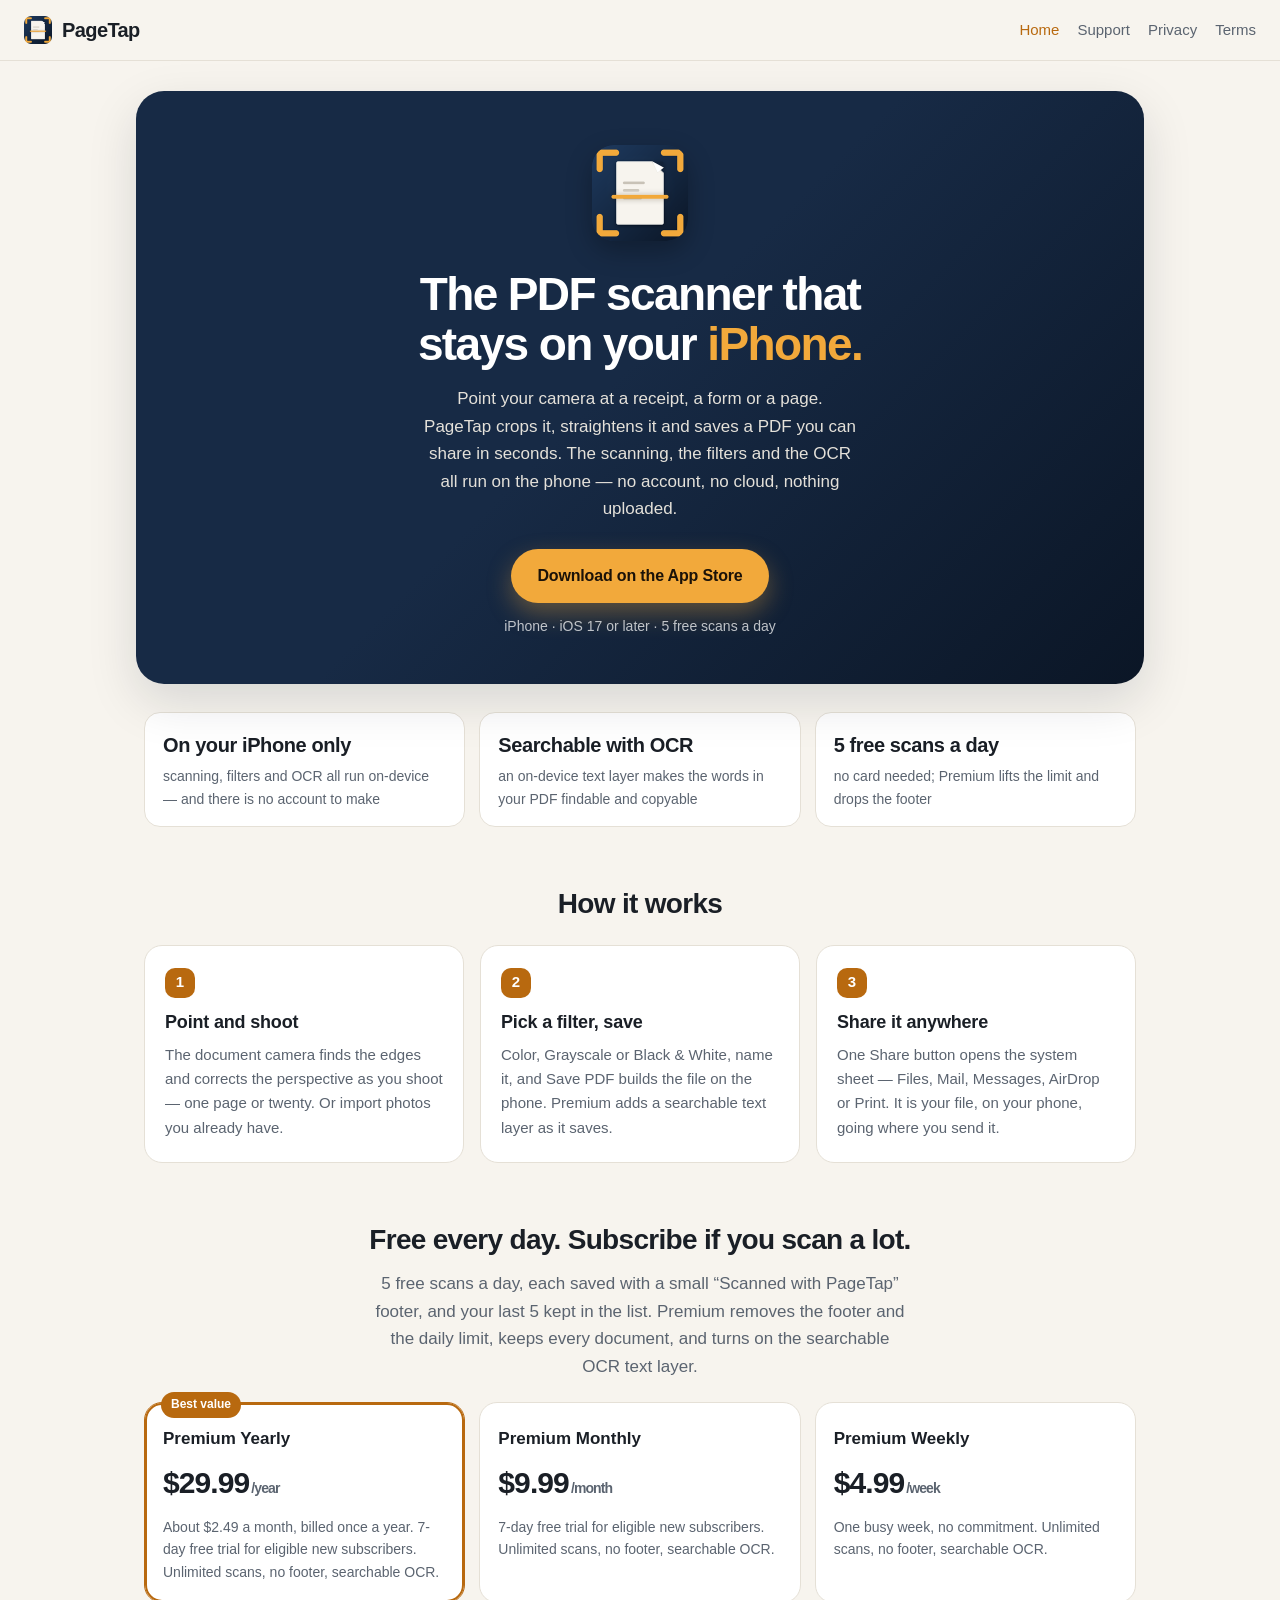
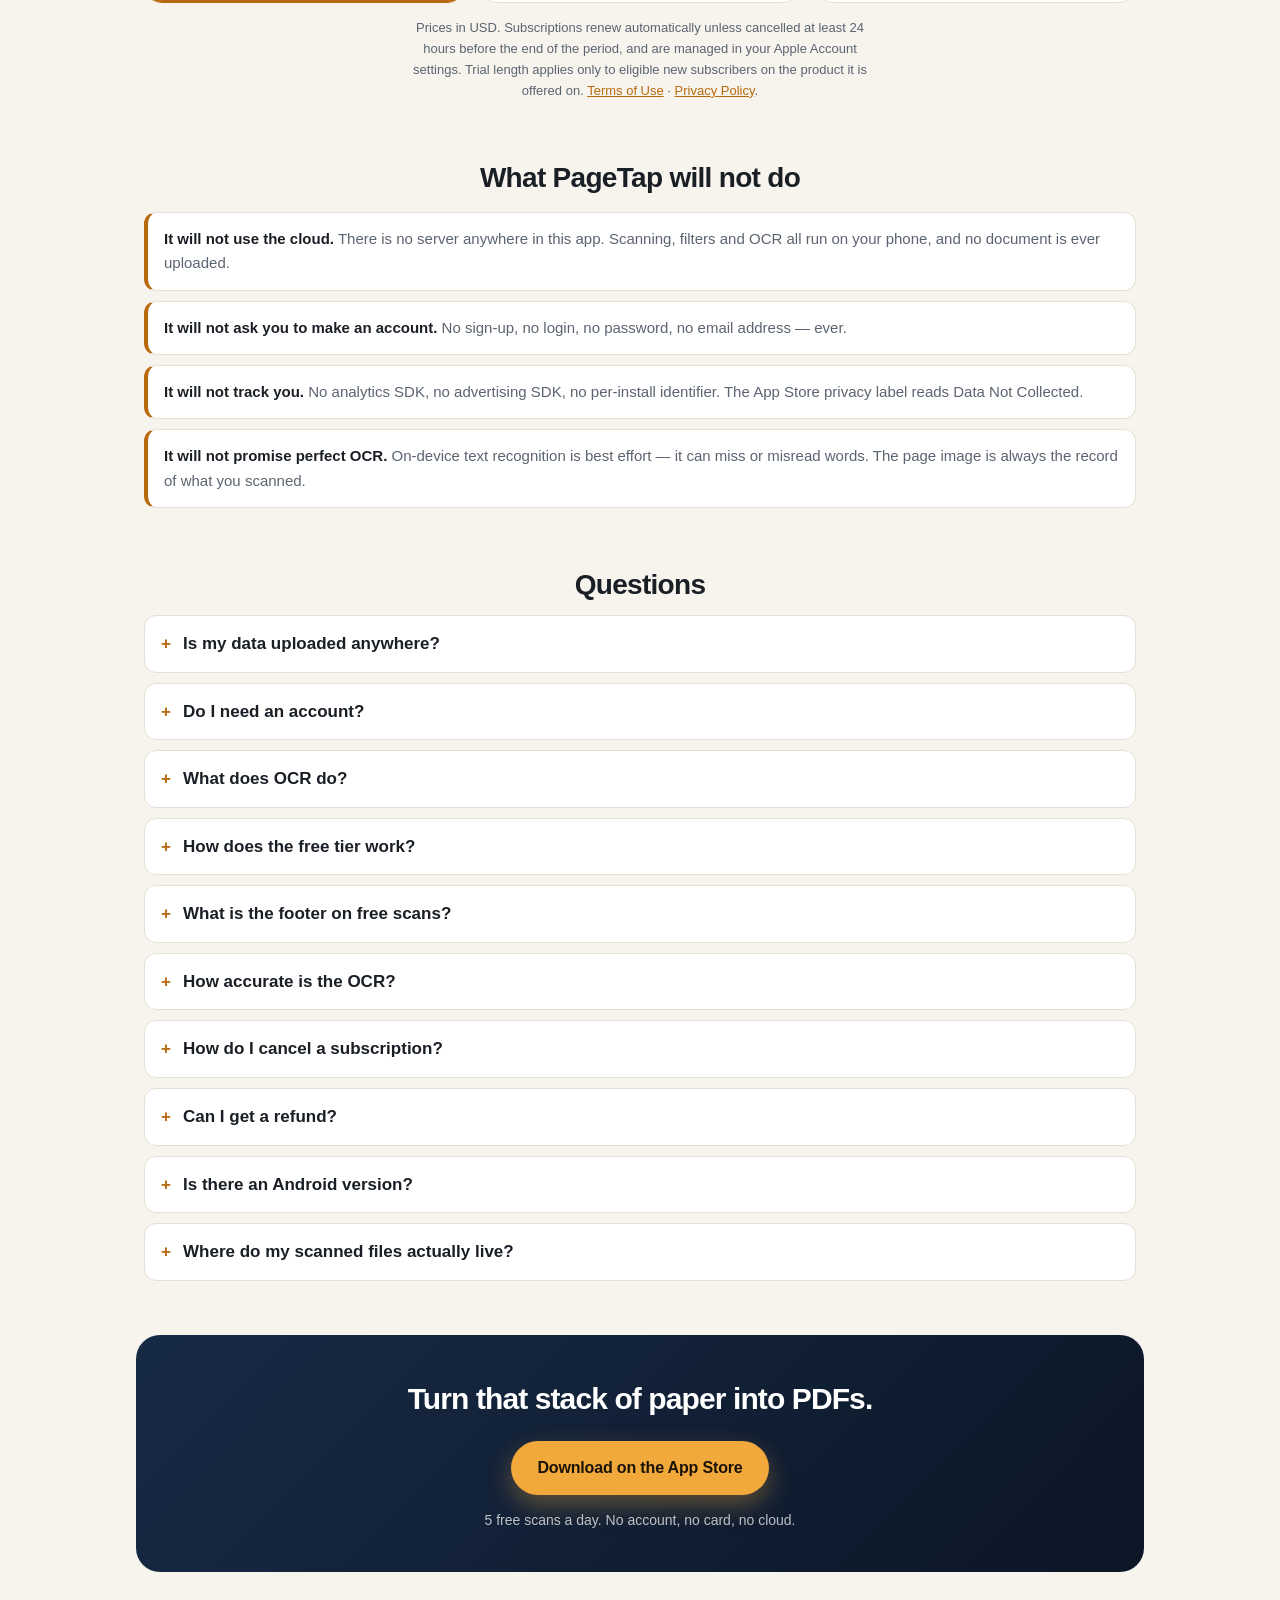
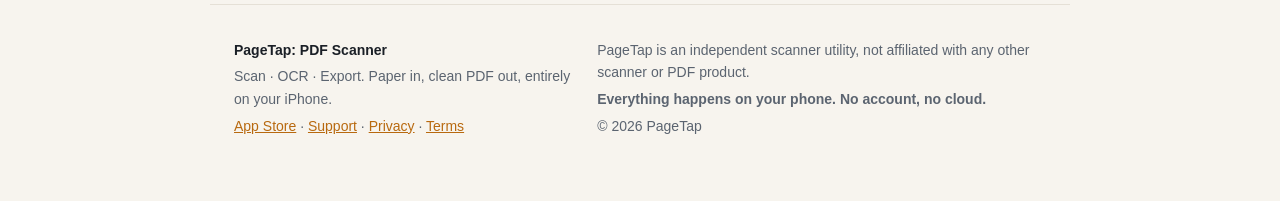
<file: index.html>
<!DOCTYPE html>
<html lang="en">
<head>
<meta charset="utf-8">
<meta name="viewport" content="width=device-width, initial-scale=1">
<title>PageTap: PDF Scanner for iPhone</title>
<meta name="description" content="PageTap is a PDF scanner for iPhone: scan a document, receipt or form to a clean, shareable PDF with on-device filters and optional OCR. No account, no cloud. 5 free scans a day.">
<!-- Smart App Banner: Safari on iPhone shows an Open/View bar for the live app. -->
<meta name="apple-itunes-app" content="app-id=6814927295">
<link rel="canonical" href="https://www.pagetapapp.com/">
<link rel="stylesheet" href="style.css">
<link rel="icon" href="img/icon.png">
<link rel="apple-touch-icon" href="img/apple-touch-icon.png">
<meta name="color-scheme" content="light dark">
<meta name="theme-color" content="#172A45">
<meta property="og:type" content="website">
<meta property="og:site_name" content="PageTap">
<meta property="og:title" content="PageTap: PDF Scanner for iPhone">
<meta property="og:description" content="PageTap is a PDF scanner for iPhone: scan a document, receipt or form to a clean, shareable PDF with on-device filters and optional OCR. No account, no cloud. 5 free scans a day.">
<meta property="og:url" content="https://www.pagetapapp.com/">
<meta property="og:image" content="https://www.pagetapapp.com/img/og.png">
<meta name="twitter:card" content="summary_large_image">
</head>
<body>
<header class="bar">
  <a class="wordmark" href="index.html"><img src="img/icon.png" alt="" width="28" height="28">PageTap</a>
  <nav><a href="index.html" aria-current="page">Home</a><a href="support.html">Support</a><a href="privacy.html">Privacy</a><a href="terms.html">Terms</a></nav>
</header>
<main class="wide">

<section class="hero">
  <img class="appicon" src="img/icon.png" alt="PageTap app icon" width="96" height="96">
  <h1>The PDF scanner that<br>stays on your <em>iPhone.</em></h1>
  <p class="lede">Point your camera at a receipt, a form or a page. PageTap
  crops it, straightens it and saves a PDF you can share in seconds. The
  scanning, the filters and the OCR all run on the phone — no account, no
  cloud, nothing uploaded.</p>
  <p class="cta">
    <a class="btn" href="https://apps.apple.com/us/app/pagetap-pdf-scanner/id6814927295">Download on the App Store</a>
    <span class="cta-note">iPhone · iOS 17 or later · 5 free scans a day</span>
  </p>
</section>

<section class="proof">
  <div class="stat"><strong>On your iPhone only</strong><span>scanning, filters and OCR all run on-device &mdash; and there is no account to make</span></div>
  <div class="stat"><strong>Searchable with OCR</strong><span>an on-device text layer makes the words in your PDF findable and copyable</span></div>
  <div class="stat"><strong>5 free scans a day</strong><span>no card needed; Premium lifts the limit and drops the footer</span></div>
</section>



<section class="steps" id="how">
  <h2 class="section-title">How it works</h2>
  <div class="stepgrid">
    <div>
      <span class="num">1</span>
      <h3>Point and shoot</h3>
      <p>The document camera finds the edges and corrects the perspective as
      you shoot — one page or twenty. Or import photos you already have.</p>
    </div>
    <div>
      <span class="num">2</span>
      <h3>Pick a filter, save</h3>
      <p>Color, Grayscale or Black & White, name it, and Save PDF builds the
      file on the phone. Premium adds a searchable text layer as it saves.</p>
    </div>
    <div>
      <span class="num">3</span>
      <h3>Share it anywhere</h3>
      <p>One Share button opens the system sheet — Files, Mail, Messages,
      AirDrop or Print. It is your file, on your phone, going where you send
      it.</p>
    </div>
  </div>
</section>

<section class="pricing" id="pricing">
  <h2 class="section-title">Free every day. Subscribe if you scan a lot.</h2>
  <p class="section-lede">5 free scans a day, each saved with a small
  &ldquo;Scanned with PageTap&rdquo; footer, and your last 5 kept in the list.
  Premium removes the footer and the daily limit, keeps every document, and
  turns on the searchable OCR text layer.</p>
  <div class="plans">
    <div class="plan featured">
      <p class="tag">Best value</p>
      <h3>Premium Yearly</h3>
      <p class="price">$29.99<span>/year</span></p>
      <p>About $2.49 a month, billed once a year. 7-day free trial for
      eligible new subscribers. Unlimited scans, no footer, searchable
      OCR.</p>
    </div>
    <div class="plan">
      <h3>Premium Monthly</h3>
      <p class="price">$9.99<span>/month</span></p>
      <p>7-day free trial for eligible new subscribers. Unlimited scans, no
      footer, searchable OCR.</p>
    </div>
    <div class="plan">
      <h3>Premium Weekly</h3>
      <p class="price">$4.99<span>/week</span></p>
      <p>One busy week, no commitment. Unlimited scans, no footer,
      searchable OCR.</p>
    </div>
  </div>
  <p class="fineprint">Prices in USD. Subscriptions renew automatically
  unless cancelled at least 24 hours before the end of the period, and are
  managed in your Apple Account settings. Trial length applies only to
  eligible new subscribers on the product it is offered on.
  <a href="terms.html">Terms of Use</a> &middot;
  <a href="privacy.html">Privacy Policy</a>.</p>
</section>

<section class="honest">
  <h2 class="section-title">What PageTap will not do</h2>
  <ul>
    <li><strong>It will not use the cloud.</strong> There is no server
    anywhere in this app. Scanning, filters and OCR all run on your phone,
    and no document is ever uploaded.</li>
    <li><strong>It will not ask you to make an account.</strong> No sign-up,
    no login, no password, no email address — ever.</li>
    <li><strong>It will not track you.</strong> No analytics SDK, no
    advertising SDK, no per-install identifier. The App Store privacy label
    reads Data Not Collected.</li>
    <li><strong>It will not promise perfect OCR.</strong> On-device text
    recognition is best effort — it can miss or misread words. The page
    image is always the record of what you scanned.</li>
  </ul>
</section>

<section class="faq" id="faq">
  <h2 class="section-title">Questions</h2>
  <details>
    <summary>Is my data uploaded anywhere?</summary>
    <p>No. PageTap has no server. The camera capture, the filters, the OCR
    and the finished PDF are all handled on your iPhone, and the file stays
    in the app&rsquo;s own storage until you tap Share and choose where it
    goes. There is no analytics or advertising SDK in the app either.</p>
  </details>
  <details>
    <summary>Do I need an account?</summary>
    <p>No. There is nothing to sign up for, nothing to log in to, and no
    email address to hand over. Open the app and scan. A Premium
    subscription is handled by Apple through your existing Apple Account, so
    even that does not create a PageTap account.</p>
  </details>
  <details>
    <summary>What does OCR do?</summary>
    <p>It reads the text in your scanned page and stores it as an invisible
    layer underneath the image, so the words in the PDF can be searched and
    copied instead of being just a picture. It runs on the phone with
    Apple&rsquo;s on-device text recognition, it is best effort, and it is a
    Premium feature &mdash; free documents save without it.</p>
  </details>
  <details>
    <summary>How does the free tier work?</summary>
    <p>5 free scans a day. A scan is one saved PDF, any number of pages,
    saved with a small "Scanned with PageTap" footer on each page, with your
    last 5 scans kept in the Documents list. No card is needed and nothing
    is charged unless you subscribe.</p>
  </details>
  <details>
    <summary>What is the footer on free scans?</summary>
    <p>A small "Scanned with PageTap" line printed in the corner of each
    page on a free-tier document. It never covers your content, and Premium
    removes it entirely.</p>
  </details>
  <details>
    <summary>How accurate is the OCR?</summary>
    <p>Best effort. On-device text recognition can miss or misread words,
    especially on handwriting or poor lighting. The searchable text layer is
    a convenience on top of the page image, which is always the actual
    record of what you scanned.</p>
  </details>
  <details>
    <summary>How do I cancel a subscription?</summary>
    <p>In the iPhone Settings app: tap your name, then Subscriptions.
    Cancelling there stops any future charge. Refunds are handled by Apple
    under their policies.</p>
  </details>
  <details>
    <summary>Can I get a refund?</summary>
    <p>Refunds are handled by Apple under their policies, not by us. Request
    one at <a href="https://reportaproblem.apple.com">reportaproblem.apple.com</a>.</p>
  </details>
  <details>
    <summary>Is there an Android version?</summary>
    <p>Not yet. PageTap is iPhone-only today.</p>
  </details>
  <details>
    <summary>Where do my scanned files actually live?</summary>
    <p>On your phone, in the app's own storage. Nothing is uploaded, and
    nothing leaves the device unless you tap Share and choose where it
    goes.</p>
  </details>
</section>

<section class="cta-band">
  <h2>Turn that stack of paper into PDFs.</h2>
  <p><a class="btn" href="https://apps.apple.com/us/app/pagetap-pdf-scanner/id6814927295">Download on the App Store</a></p>
  <p class="cta-note">5 free scans a day. No account, no card, no cloud.</p>
</section>

</main>
<footer>
  <div class="footgrid">
    <div>
      <p class="wordmark-foot">PageTap: PDF Scanner</p>
      <p>Scan · OCR · Export. Paper in, clean PDF out, entirely on your iPhone.</p>
      <p><a href="https://apps.apple.com/us/app/pagetap-pdf-scanner/id6814927295">App Store</a> · <a href="support.html">Support</a> · <a href="privacy.html">Privacy</a> · <a href="terms.html">Terms</a></p>
    </div>
    <div>
      <p>PageTap is an independent scanner utility, not affiliated with any other scanner or PDF product.</p>
      <p class="disclaimer">Everything happens on your phone. No account, no cloud.</p>
      <p>&copy; 2026 PageTap</p>
    </div>
  </div>
</footer>
</body>
</html>
</file>
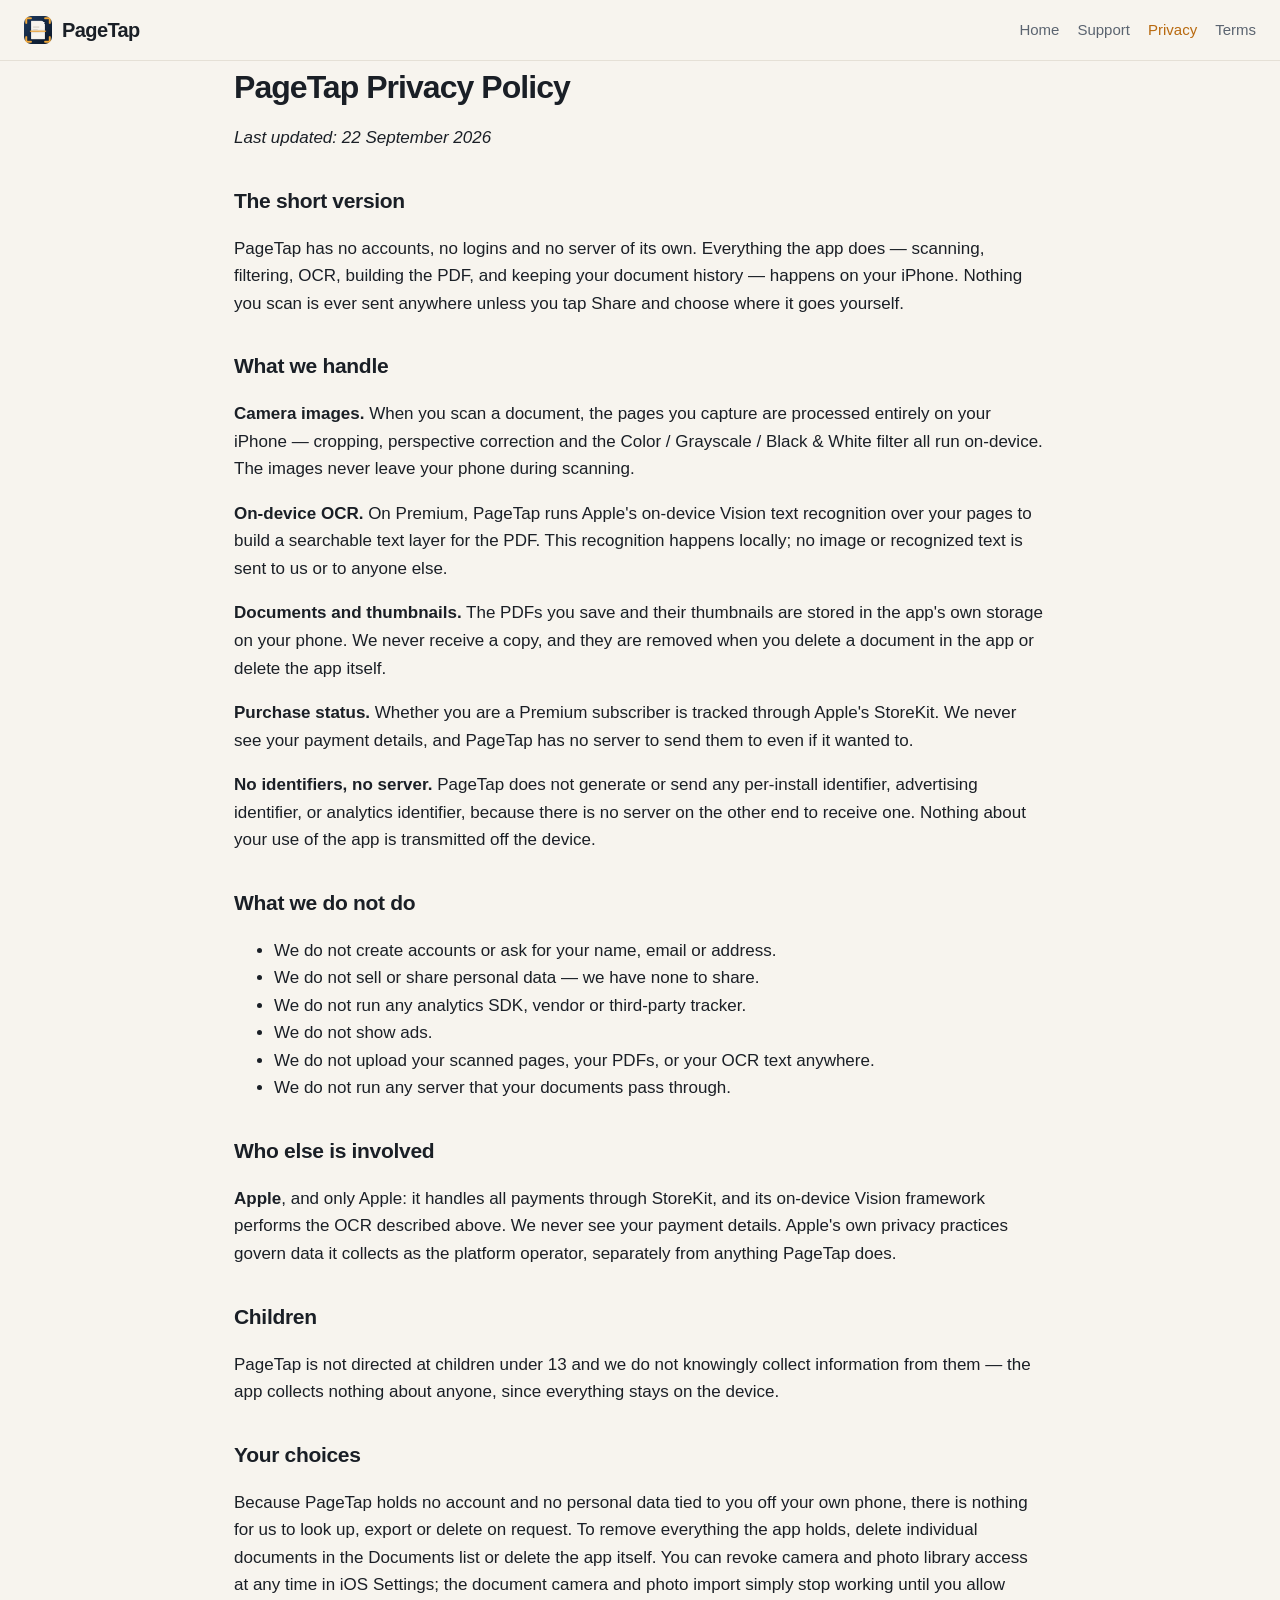
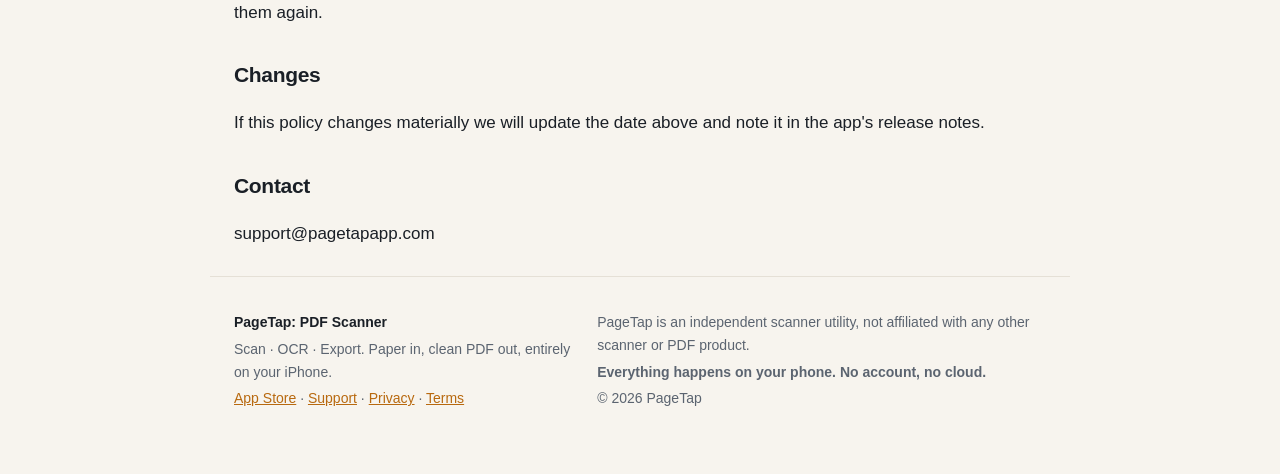
<file: privacy.html>
<!DOCTYPE html>
<html lang="en">
<head>
<meta charset="utf-8">
<meta name="viewport" content="width=device-width, initial-scale=1">
<title>Privacy Policy · PageTap: PDF Scanner</title>
<meta name="description" content="PageTap collects nothing. There is no server, no account and no analytics — scans, filters, OCR and saved PDFs stay on your iPhone.">
<!-- Smart App Banner: Safari on iPhone shows an Open/View bar for the live app. -->
<meta name="apple-itunes-app" content="app-id=6814927295">
<link rel="canonical" href="https://www.pagetapapp.com/privacy.html">
<link rel="stylesheet" href="style.css">
<link rel="icon" href="img/icon.png">
<link rel="apple-touch-icon" href="img/apple-touch-icon.png">
<meta name="color-scheme" content="light dark">
<meta name="theme-color" content="#172A45">
<meta property="og:type" content="website">
<meta property="og:site_name" content="PageTap">
<meta property="og:title" content="Privacy Policy · PageTap: PDF Scanner">
<meta property="og:description" content="PageTap collects nothing. There is no server, no account and no analytics — scans, filters, OCR and saved PDFs stay on your iPhone.">
<meta property="og:url" content="https://www.pagetapapp.com/privacy.html">
<meta property="og:image" content="https://www.pagetapapp.com/img/og.png">
<meta name="twitter:card" content="summary_large_image">
</head>
<body>
<header class="bar">
  <a class="wordmark" href="index.html"><img src="img/icon.png" alt="" width="28" height="28">PageTap</a>
  <nav><a href="index.html">Home</a><a href="support.html">Support</a><a href="privacy.html" aria-current="page">Privacy</a><a href="terms.html">Terms</a></nav>
</header>
<main>
<h1>PageTap Privacy Policy</h1>
<p><em>Last updated: 22 September 2026</em></p>
<h2>The short version</h2>
<p>PageTap has no accounts, no logins and no server of its own. Everything the app does — scanning, filtering, OCR, building the PDF, and keeping your document history — happens on your iPhone. Nothing you scan is ever sent anywhere unless you tap Share and choose where it goes yourself.</p>
<h2>What we handle</h2>
<p><strong>Camera images.</strong> When you scan a document, the pages you capture are processed entirely on your iPhone — cropping, perspective correction and the Color / Grayscale / Black &amp; White filter all run on-device. The images never leave your phone during scanning.</p>
<p><strong>On-device OCR.</strong> On Premium, PageTap runs Apple&#x27;s on-device Vision text recognition over your pages to build a searchable text layer for the PDF. This recognition happens locally; no image or recognized text is sent to us or to anyone else.</p>
<p><strong>Documents and thumbnails.</strong> The PDFs you save and their thumbnails are stored in the app&#x27;s own storage on your phone. We never receive a copy, and they are removed when you delete a document in the app or delete the app itself.</p>
<p><strong>Purchase status.</strong> Whether you are a Premium subscriber is tracked through Apple&#x27;s StoreKit. We never see your payment details, and PageTap has no server to send them to even if it wanted to.</p>
<p><strong>No identifiers, no server.</strong> PageTap does not generate or send any per-install identifier, advertising identifier, or analytics identifier, because there is no server on the other end to receive one. Nothing about your use of the app is transmitted off the device.</p>
<h2>What we do not do</h2>
<ul>
<li>We do not create accounts or ask for your name, email or address.</li>
<li>We do not sell or share personal data — we have none to share.</li>
<li>We do not run any analytics SDK, vendor or third-party tracker.</li>
<li>We do not show ads.</li>
<li>We do not upload your scanned pages, your PDFs, or your OCR text anywhere.</li>
<li>We do not run any server that your documents pass through.</li>
</ul>
<h2>Who else is involved</h2>
<p><strong>Apple</strong>, and only Apple: it handles all payments through StoreKit, and its on-device Vision framework performs the OCR described above. We never see your payment details. Apple&#x27;s own privacy practices govern data it collects as the platform operator, separately from anything PageTap does.</p>
<h2>Children</h2>
<p>PageTap is not directed at children under 13 and we do not knowingly collect information from them — the app collects nothing about anyone, since everything stays on the device.</p>
<h2>Your choices</h2>
<p>Because PageTap holds no account and no personal data tied to you off your own phone, there is nothing for us to look up, export or delete on request. To remove everything the app holds, delete individual documents in the Documents list or delete the app itself. You can revoke camera and photo library access at any time in iOS Settings; the document camera and photo import simply stop working until you allow them again.</p>
<h2>Changes</h2>
<p>If this policy changes materially we will update the date above and note it in the app&#x27;s release notes.</p>
<h2>Contact</h2>
<p>support@pagetapapp.com</p>
</main>
<footer>
  <div class="footgrid">
    <div>
      <p class="wordmark-foot">PageTap: PDF Scanner</p>
      <p>Scan · OCR · Export. Paper in, clean PDF out, entirely on your iPhone.</p>
      <p><a href="https://apps.apple.com/us/app/pagetap-pdf-scanner/id6814927295">App Store</a> · <a href="support.html">Support</a> · <a href="privacy.html">Privacy</a> · <a href="terms.html">Terms</a></p>
    </div>
    <div>
      <p>PageTap is an independent scanner utility, not affiliated with any other scanner or PDF product.</p>
      <p class="disclaimer">Everything happens on your phone. No account, no cloud.</p>
      <p>&copy; 2026 PageTap</p>
    </div>
  </div>
</footer>
</body>
</html>
</file>
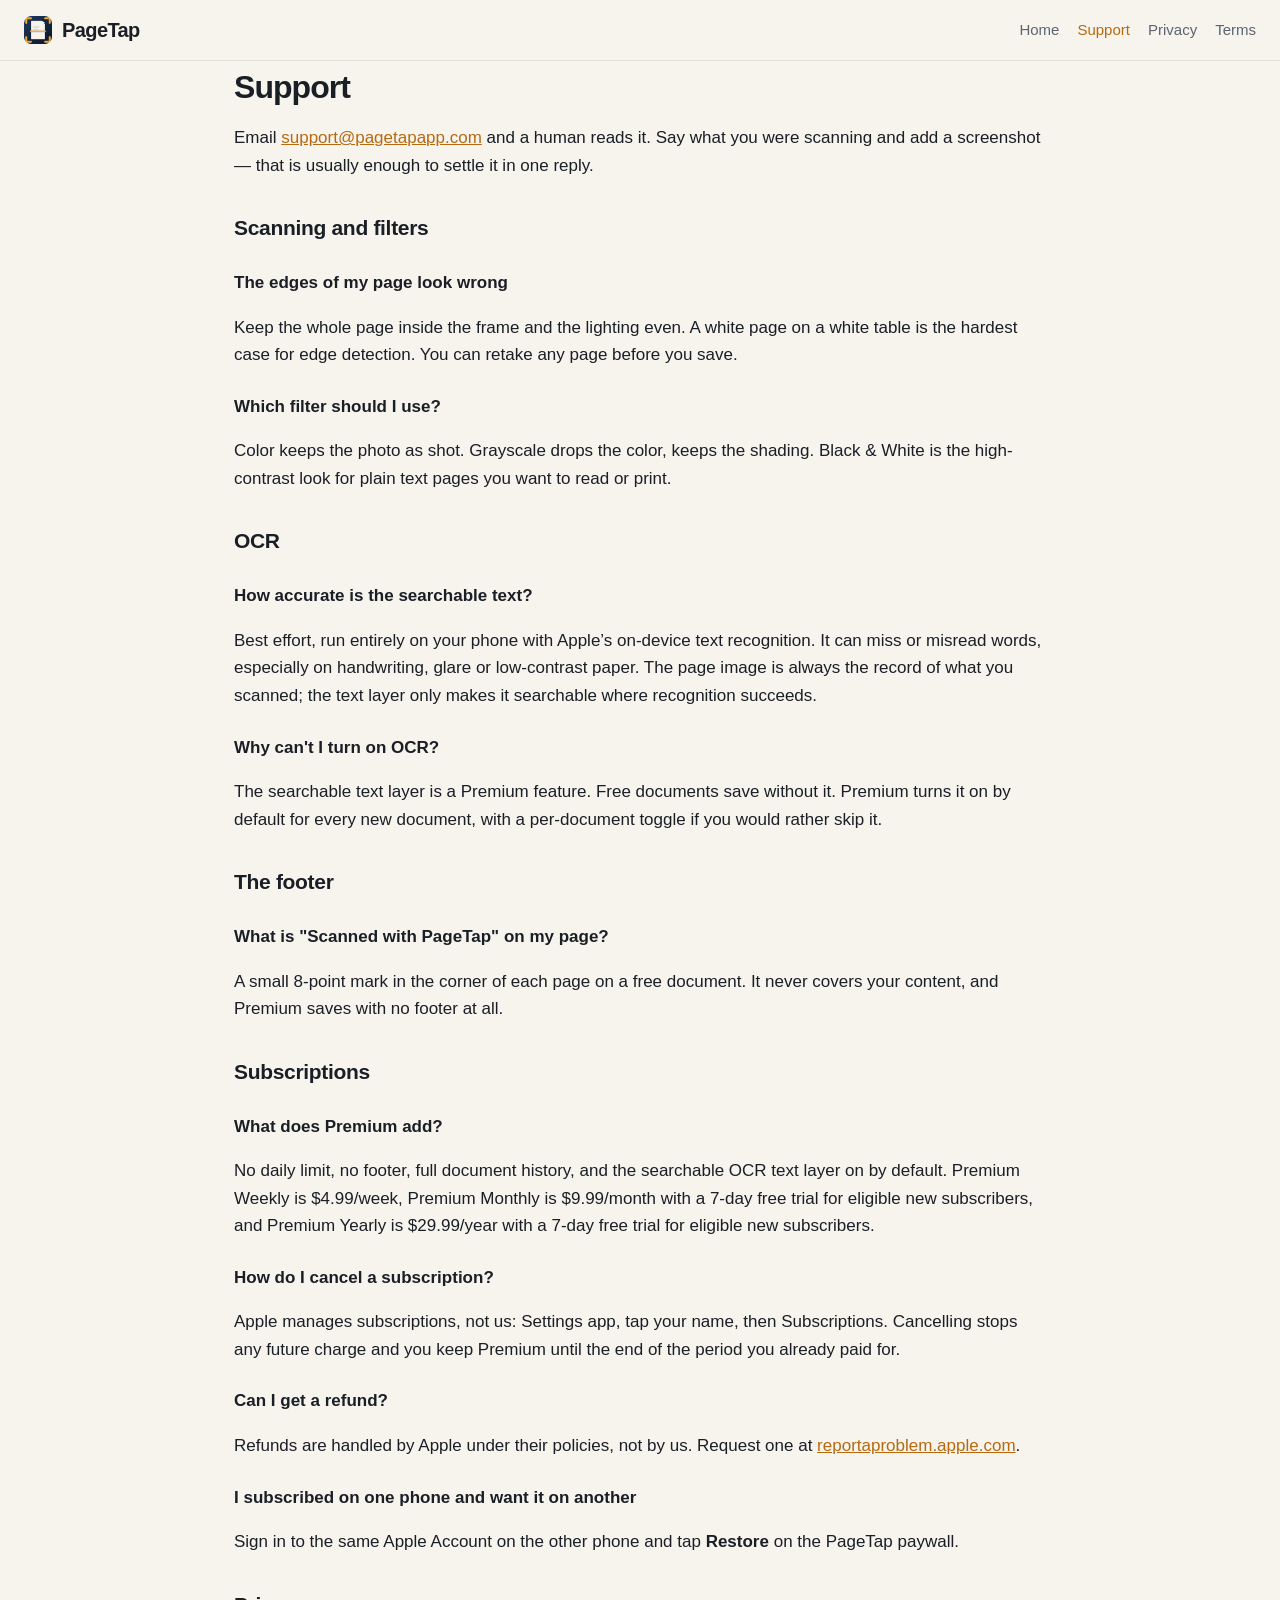
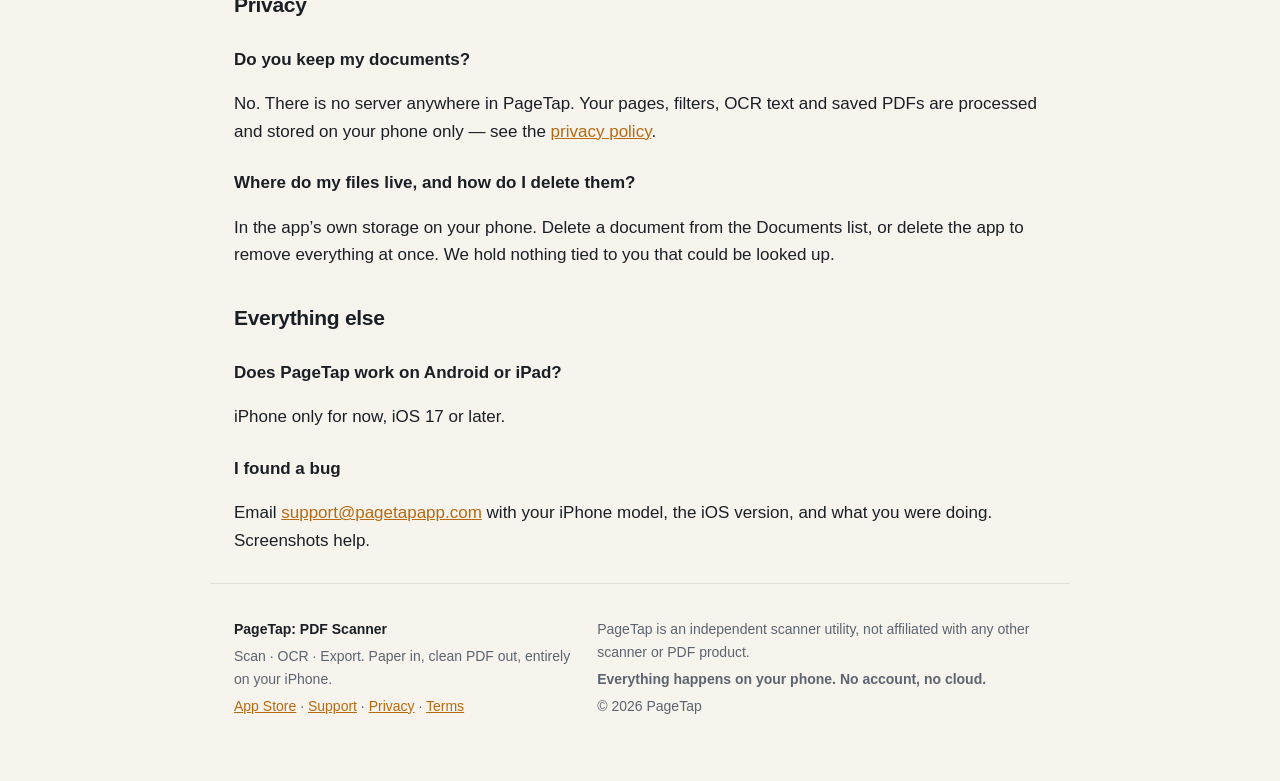
<file: support.html>
<!DOCTYPE html>
<html lang="en">
<head>
<meta charset="utf-8">
<meta name="viewport" content="width=device-width, initial-scale=1">
<title>Support · PageTap: PDF Scanner</title>
<meta name="description" content="Help with PageTap, the PDF scanner for iPhone: scanning and filters, searchable OCR, the free-tier footer, subscriptions, cancelling, refunds and where your documents live.">
<!-- Smart App Banner: Safari on iPhone shows an Open/View bar for the live app. -->
<meta name="apple-itunes-app" content="app-id=6814927295">
<link rel="canonical" href="https://www.pagetapapp.com/support.html">
<link rel="stylesheet" href="style.css">
<link rel="icon" href="img/icon.png">
<link rel="apple-touch-icon" href="img/apple-touch-icon.png">
<meta name="color-scheme" content="light dark">
<meta name="theme-color" content="#172A45">
<meta property="og:type" content="website">
<meta property="og:site_name" content="PageTap">
<meta property="og:title" content="Support · PageTap: PDF Scanner">
<meta property="og:description" content="Help with PageTap, the PDF scanner for iPhone: scanning and filters, searchable OCR, the free-tier footer, subscriptions, cancelling, refunds and where your documents live.">
<meta property="og:url" content="https://www.pagetapapp.com/support.html">
<meta property="og:image" content="https://www.pagetapapp.com/img/og.png">
<meta name="twitter:card" content="summary_large_image">
</head>
<body>
<header class="bar">
  <a class="wordmark" href="index.html"><img src="img/icon.png" alt="" width="28" height="28">PageTap</a>
  <nav><a href="index.html">Home</a><a href="support.html" aria-current="page">Support</a><a href="privacy.html">Privacy</a><a href="terms.html">Terms</a></nav>
</header>
<main>

<h1>Support</h1>
<p>Email <a href="mailto:support@pagetapapp.com">support@pagetapapp.com</a> and a human
reads it. Say what you were scanning and add a screenshot &mdash; that is
usually enough to settle it in one reply.</p>

<h2>Scanning and filters</h2>

<h3>The edges of my page look wrong</h3>
<p>Keep the whole page inside the frame and the lighting even. A white page
on a white table is the hardest case for edge detection. You can retake any
page before you save.</p>

<h3>Which filter should I use?</h3>
<p>Color keeps the photo as shot. Grayscale drops the color, keeps the
shading. Black & White is the high-contrast look for plain text pages you
want to read or print.</p>

<h2>OCR</h2>

<h3>How accurate is the searchable text?</h3>
<p>Best effort, run entirely on your phone with Apple&rsquo;s on-device text
recognition. It can miss or misread words, especially on handwriting, glare
or low-contrast paper. The page image is always the record of what you
scanned; the text layer only makes it searchable where recognition
succeeds.</p>

<h3>Why can't I turn on OCR?</h3>
<p>The searchable text layer is a Premium feature. Free documents save
without it. Premium turns it on by default for every new document, with a
per-document toggle if you would rather skip it.</p>

<h2>The footer</h2>

<h3>What is "Scanned with PageTap" on my page?</h3>
<p>A small 8-point mark in the corner of each page on a free document. It
never covers your content, and Premium saves with no footer at all.</p>

<h2>Subscriptions</h2>

<h3>What does Premium add?</h3>
<p>No daily limit, no footer, full document history, and the searchable OCR
text layer on by default. Premium Weekly is $4.99/week, Premium Monthly is
$9.99/month with a 7-day free trial for eligible new subscribers, and
Premium Yearly is $29.99/year with a 7-day free trial for eligible new
subscribers.</p>

<h3>How do I cancel a subscription?</h3>
<p>Apple manages subscriptions, not us: Settings app, tap your name, then
Subscriptions. Cancelling stops any future charge and you keep Premium
until the end of the period you already paid for.</p>

<h3>Can I get a refund?</h3>
<p>Refunds are handled by Apple under their policies, not by us. Request one
at <a href="https://reportaproblem.apple.com">reportaproblem.apple.com</a>.</p>

<h3>I subscribed on one phone and want it on another</h3>
<p>Sign in to the same Apple Account on the other phone and tap
<strong>Restore</strong> on the PageTap paywall.</p>

<h2>Privacy</h2>

<h3>Do you keep my documents?</h3>
<p>No. There is no server anywhere in PageTap. Your pages, filters, OCR
text and saved PDFs are processed and stored on your phone only &mdash; see
the <a href="privacy.html">privacy policy</a>.</p>

<h3>Where do my files live, and how do I delete them?</h3>
<p>In the app&rsquo;s own storage on your phone. Delete a document from the
Documents list, or delete the app to remove everything at once. We hold
nothing tied to you that could be looked up.</p>

<h2>Everything else</h2>

<h3>Does PageTap work on Android or iPad?</h3>
<p>iPhone only for now, iOS 17 or later.</p>

<h3>I found a bug</h3>
<p>Email <a href="mailto:support@pagetapapp.com">support@pagetapapp.com</a> with your
iPhone model, the iOS version, and what you were doing. Screenshots help.</p>

</main>
<footer>
  <div class="footgrid">
    <div>
      <p class="wordmark-foot">PageTap: PDF Scanner</p>
      <p>Scan · OCR · Export. Paper in, clean PDF out, entirely on your iPhone.</p>
      <p><a href="https://apps.apple.com/us/app/pagetap-pdf-scanner/id6814927295">App Store</a> · <a href="support.html">Support</a> · <a href="privacy.html">Privacy</a> · <a href="terms.html">Terms</a></p>
    </div>
    <div>
      <p>PageTap is an independent scanner utility, not affiliated with any other scanner or PDF product.</p>
      <p class="disclaimer">Everything happens on your phone. No account, no cloud.</p>
      <p>&copy; 2026 PageTap</p>
    </div>
  </div>
</footer>
</body>
</html>
</file>
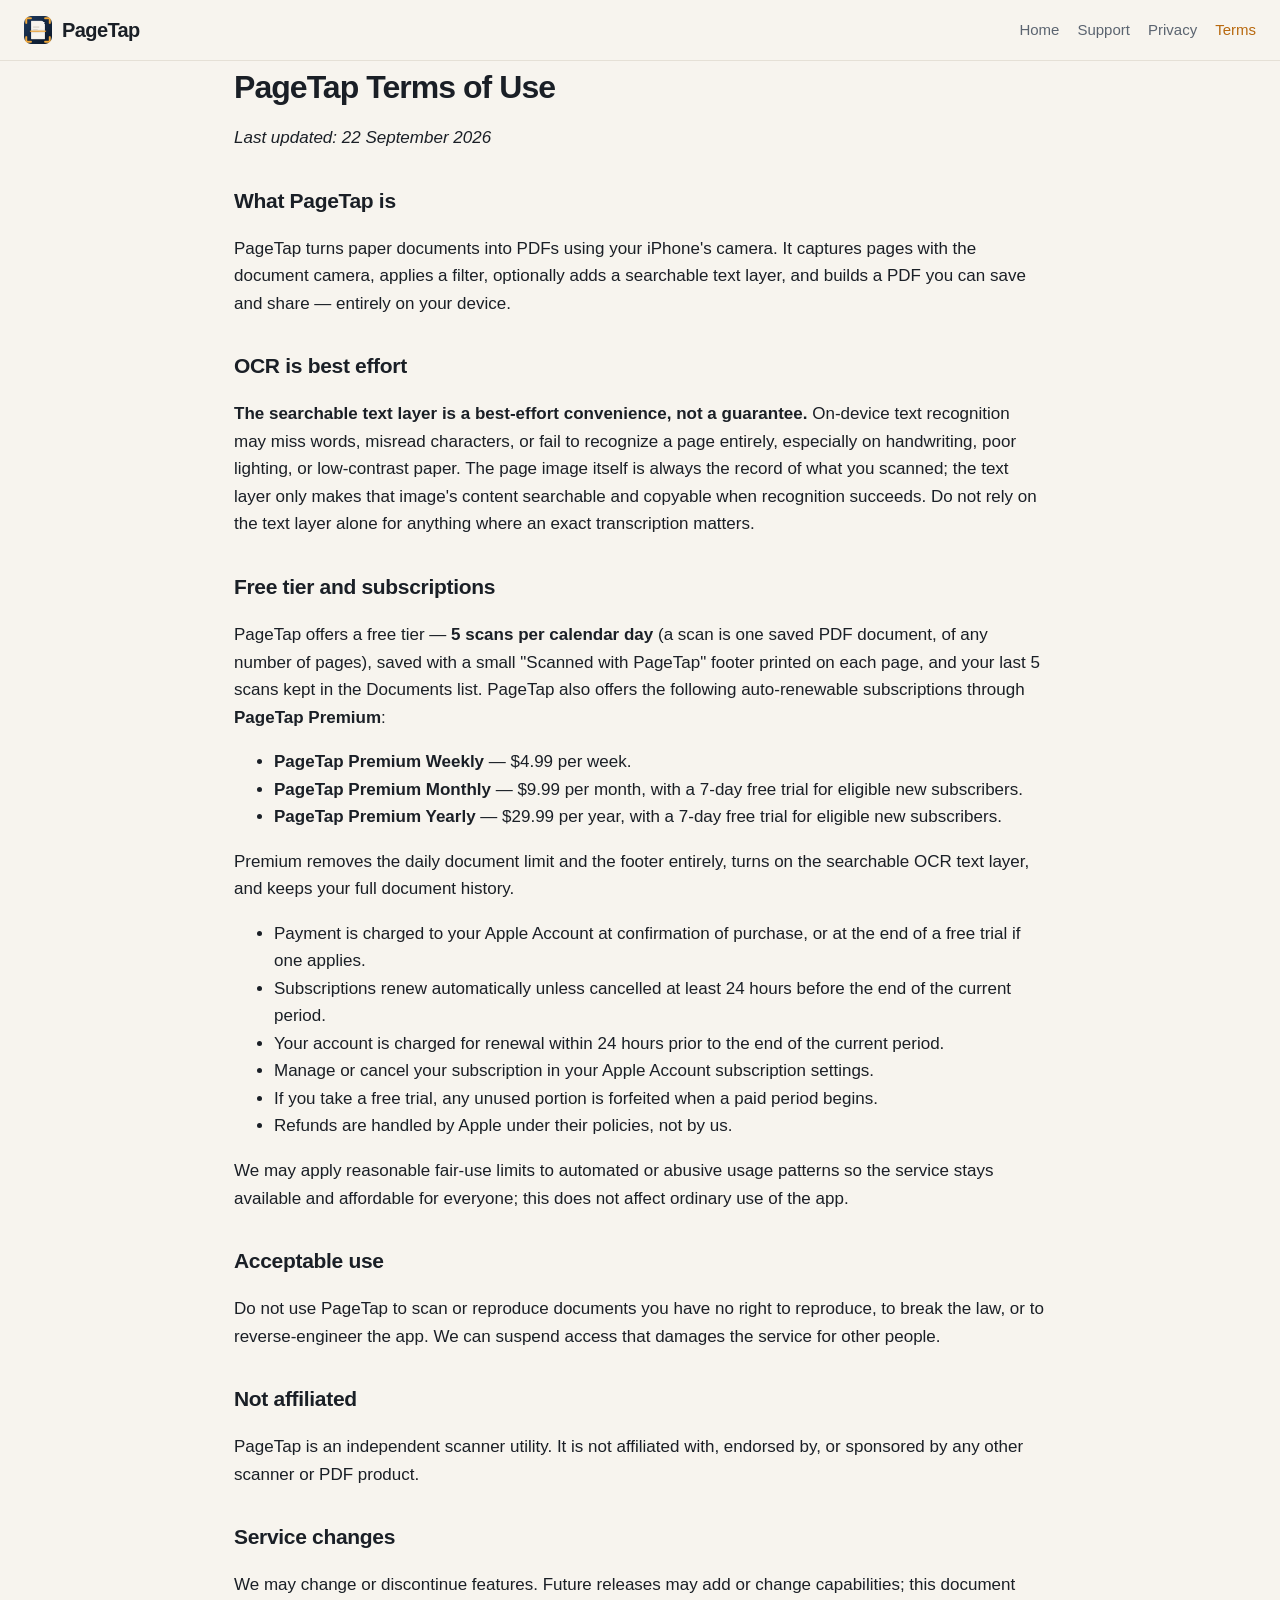
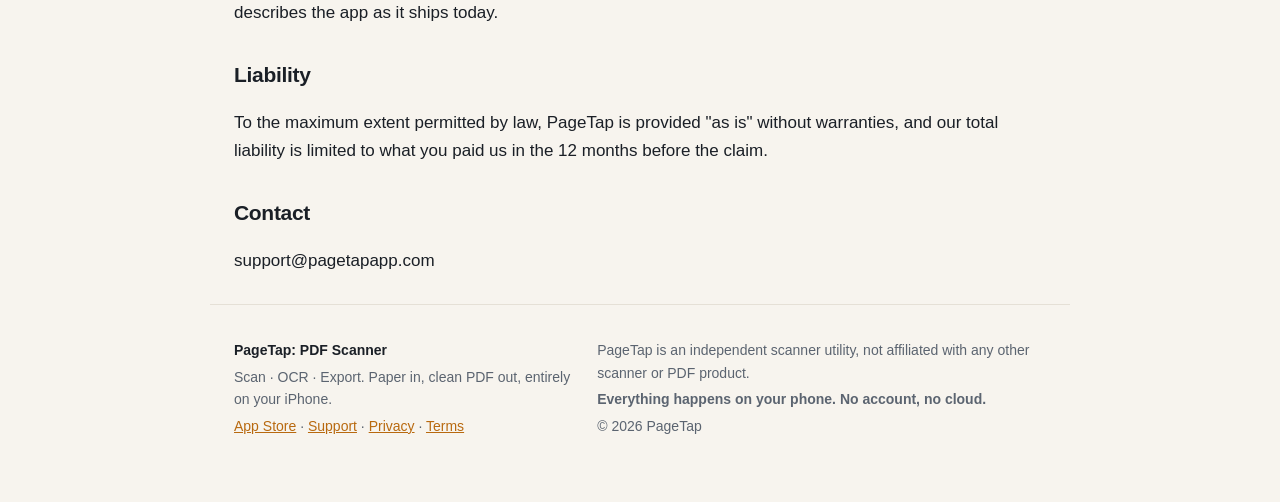
<file: terms.html>
<!DOCTYPE html>
<html lang="en">
<head>
<meta charset="utf-8">
<meta name="viewport" content="width=device-width, initial-scale=1">
<title>Terms of Use · PageTap: PDF Scanner</title>
<meta name="description" content="The terms for using PageTap and its Premium subscription: what you get, how billing and cancellation work, and the limits of the app.">
<!-- Smart App Banner: Safari on iPhone shows an Open/View bar for the live app. -->
<meta name="apple-itunes-app" content="app-id=6814927295">
<link rel="canonical" href="https://www.pagetapapp.com/terms.html">
<link rel="stylesheet" href="style.css">
<link rel="icon" href="img/icon.png">
<link rel="apple-touch-icon" href="img/apple-touch-icon.png">
<meta name="color-scheme" content="light dark">
<meta name="theme-color" content="#172A45">
<meta property="og:type" content="website">
<meta property="og:site_name" content="PageTap">
<meta property="og:title" content="Terms of Use · PageTap: PDF Scanner">
<meta property="og:description" content="The terms for using PageTap and its Premium subscription: what you get, how billing and cancellation work, and the limits of the app.">
<meta property="og:url" content="https://www.pagetapapp.com/terms.html">
<meta property="og:image" content="https://www.pagetapapp.com/img/og.png">
<meta name="twitter:card" content="summary_large_image">
</head>
<body>
<header class="bar">
  <a class="wordmark" href="index.html"><img src="img/icon.png" alt="" width="28" height="28">PageTap</a>
  <nav><a href="index.html">Home</a><a href="support.html">Support</a><a href="privacy.html">Privacy</a><a href="terms.html" aria-current="page">Terms</a></nav>
</header>
<main>
<h1>PageTap Terms of Use</h1>
<p><em>Last updated: 22 September 2026</em></p>
<h2>What PageTap is</h2>
<p>PageTap turns paper documents into PDFs using your iPhone&#x27;s camera. It captures pages with the document camera, applies a filter, optionally adds a searchable text layer, and builds a PDF you can save and share — entirely on your device.</p>
<h2>OCR is best effort</h2>
<p><strong>The searchable text layer is a best-effort convenience, not a guarantee.</strong> On-device text recognition may miss words, misread characters, or fail to recognize a page entirely, especially on handwriting, poor lighting, or low-contrast paper. The page image itself is always the record of what you scanned; the text layer only makes that image&#x27;s content searchable and copyable when recognition succeeds. Do not rely on the text layer alone for anything where an exact transcription matters.</p>
<h2>Free tier and subscriptions</h2>
<p>PageTap offers a free tier — <strong>5 scans per calendar day</strong> (a scan is one saved PDF document, of any number of pages), saved with a small &quot;Scanned with PageTap&quot; footer printed on each page, and your last 5 scans kept in the Documents list. PageTap also offers the following auto-renewable subscriptions through <strong>PageTap Premium</strong>:</p>
<ul>
<li><strong>PageTap Premium Weekly</strong> — $4.99 per week.</li>
<li><strong>PageTap Premium Monthly</strong> — $9.99 per month, with a 7-day free trial for eligible new subscribers.</li>
<li><strong>PageTap Premium Yearly</strong> — $29.99 per year, with a 7-day free trial for eligible new subscribers.</li>
</ul>
<p>Premium removes the daily document limit and the footer entirely, turns on the searchable OCR text layer, and keeps your full document history.</p>
<ul>
<li>Payment is charged to your Apple Account at confirmation of purchase, or at the end of a free trial if one applies.</li>
<li>Subscriptions renew automatically unless cancelled at least 24 hours before the end of the current period.</li>
<li>Your account is charged for renewal within 24 hours prior to the end of the current period.</li>
<li>Manage or cancel your subscription in your Apple Account subscription settings.</li>
<li>If you take a free trial, any unused portion is forfeited when a paid period begins.</li>
<li>Refunds are handled by Apple under their policies, not by us.</li>
</ul>
<p>We may apply reasonable fair-use limits to automated or abusive usage patterns so the service stays available and affordable for everyone; this does not affect ordinary use of the app.</p>
<h2>Acceptable use</h2>
<p>Do not use PageTap to scan or reproduce documents you have no right to reproduce, to break the law, or to reverse-engineer the app. We can suspend access that damages the service for other people.</p>
<h2>Not affiliated</h2>
<p>PageTap is an independent scanner utility. It is not affiliated with, endorsed by, or sponsored by any other scanner or PDF product.</p>
<h2>Service changes</h2>
<p>We may change or discontinue features. Future releases may add or change capabilities; this document describes the app as it ships today.</p>
<h2>Liability</h2>
<p>To the maximum extent permitted by law, PageTap is provided &quot;as is&quot; without warranties, and our total liability is limited to what you paid us in the 12 months before the claim.</p>
<h2>Contact</h2>
<p>support@pagetapapp.com</p>
</main>
<footer>
  <div class="footgrid">
    <div>
      <p class="wordmark-foot">PageTap: PDF Scanner</p>
      <p>Scan · OCR · Export. Paper in, clean PDF out, entirely on your iPhone.</p>
      <p><a href="https://apps.apple.com/us/app/pagetap-pdf-scanner/id6814927295">App Store</a> · <a href="support.html">Support</a> · <a href="privacy.html">Privacy</a> · <a href="terms.html">Terms</a></p>
    </div>
    <div>
      <p>PageTap is an independent scanner utility, not affiliated with any other scanner or PDF product.</p>
      <p class="disclaimer">Everything happens on your phone. No account, no cloud.</p>
      <p>&copy; 2026 PageTap</p>
    </div>
  </div>
</footer>
</body>
</html>
</file>
<file: style.css>
:root {
  --ink: #172A45;
  --ink-deep: #0B1626;
  --amber: #B8690F;
  --cta-fill: #F2A93B;
  --cta-text: #1B1208;
  --bg: #F7F4EE;
  --card: #FFFFFF;
  --text: #1A1F26;
  --muted: #5B6470;
  --line: #E5E0D6;
  --success: #1F8A5B;
  --on-ink: #F6F1E7;
  --shadow: 0 18px 50px rgba(11, 22, 38, 0.13);
}
@media (prefers-color-scheme: dark) {
  :root {
    --amber: #F2A93B;
    --bg: #0E141C; --card: #18202B;
    --text: #F0EDE6; --muted: #A4ADB8;
    --line: #263040; --success: #4CC38A;
    --shadow: 0 18px 50px rgba(0, 0, 0, 0.5);
  }
}
* { box-sizing: border-box; }
html { scroll-behavior: smooth; }
body {
  margin: 0; background: var(--bg); color: var(--text);
  font: 17px/1.62 -apple-system, BlinkMacSystemFont, "Segoe UI", Roboto, Helvetica, Arial, sans-serif;
  -webkit-font-smoothing: antialiased;
}
.bar {
  display: flex; flex-wrap: wrap; gap: 14px; align-items: center;
  justify-content: space-between; padding: 14px 24px;
  border-bottom: 1px solid var(--line);
  position: sticky; top: 0; background: var(--bg); z-index: 5;
}
.wordmark { display: inline-flex; align-items: center; gap: 10px; font-weight: 800; font-size: 20px; color: var(--text); text-decoration: none; letter-spacing: -0.03em; }
.wordmark img { border-radius: 7px; }
nav a { color: var(--muted); text-decoration: none; margin-left: 18px; font-size: 15px; font-weight: 500; }
nav a:hover, nav a[aria-current] { color: var(--amber); }
main { max-width: 860px; margin: 0 auto; padding: 8px 24px 12px; }
main.wide { max-width: 1040px; }

/* Hero: the ink gradient carries the brand. */
.hero {
  position: relative; text-align: center;
  padding: 54px 20px 46px; margin: 22px -8px 8px;
  border-radius: 28px; overflow: hidden;
  background: linear-gradient(135deg, var(--ink) 0%, var(--ink) 48%, var(--ink-deep) 100%);
  color: #fff; box-shadow: var(--shadow);
}
.hero.small { padding: 40px 20px; }
.hero.small a { color: var(--cta-fill); }
.appicon { border-radius: 22px; box-shadow: 0 10px 26px rgba(0,0,0,0.28); margin-bottom: 20px; }
.hero h1 {
  font-size: clamp(30px, 6.2vw, 46px); line-height: 1.08;
  letter-spacing: -0.035em; font-weight: 800; margin: 0 0 16px; color: #fff;
}
.hero h1 em { font-style: normal; color: var(--cta-fill); }
.hero .lede { font-size: 17px; color: var(--on-ink); opacity: 0.92; max-width: 46ch; margin: 0 auto; }
.cta { margin: 26px 0 0; display: flex; flex-direction: column; align-items: center; gap: 12px; }
.btn {
  display: inline-block; padding: 14px 26px; border-radius: 999px;
  background: var(--cta-fill); color: var(--cta-text); font-weight: 800; font-size: 16px;
  text-decoration: none; letter-spacing: -0.01em; box-shadow: 0 10px 24px rgba(242,169,59,0.35);
}
.btn:hover { filter: brightness(1.06); }
.btn-soon, .btn-soon:hover { background: transparent; color: inherit; box-shadow: none; border: 1.5px solid currentColor; opacity: 0.85; cursor: default; }
.cta-note { font-size: 14px; color: rgba(255,255,255,0.72); }

/* Three claims that set expectations honestly before anyone scrolls. */
.proof { display: grid; gap: 14px; margin: 28px 0 6px; }
@media (min-width: 700px) { .proof { grid-template-columns: repeat(3, 1fr); } }
.stat { background: var(--card); border: 1px solid var(--line); border-radius: 16px; padding: 16px 18px; }
.stat strong { display: block; font-size: 20px; letter-spacing: -0.02em; color: var(--text); }
.stat span { display: block; font-size: 14px; color: var(--muted); margin-top: 4px; }

/* Real screenshots, straight from the simulator/CI walkthrough. */
.shots { display: flex; gap: 26px; justify-content: center; flex-wrap: wrap; margin: 44px 0 10px; }
.phone { margin: 0; width: min(240px, 44vw); text-align: center; }
.phone img {
  width: 100%; height: auto; display: block;
  border-radius: 26px; border: 1px solid var(--line); box-shadow: var(--shadow);
}
.phone.lift img { transform: rotate(1.6deg); }
.phone figcaption { margin-top: 12px; font-size: 14px; color: var(--muted); font-weight: 500; }

.section-title { font-size: clamp(22px, 3.6vw, 28px); letter-spacing: -0.025em; margin: 54px 0 8px; text-align: center; }
.section-lede { text-align: center; color: var(--muted); max-width: 56ch; margin: 0 auto 22px; }

.stepgrid { display: grid; gap: 16px; margin: 18px 0 10px; }
@media (min-width: 700px) { .stepgrid { grid-template-columns: repeat(3, 1fr); } }
.stepgrid > div { background: var(--card); border: 1px solid var(--line); border-radius: 18px; padding: 22px 20px; }
.num {
  display: inline-grid; place-items: center; width: 30px; height: 30px;
  border-radius: 10px; background: var(--amber); color: #fff;
  font-weight: 800; font-size: 15px; margin-bottom: 10px;
}
@media (prefers-color-scheme: dark) { .num, .plan .tag { color: var(--cta-text); } }
.stepgrid h3 { margin: 0 0 6px; font-size: 18px; letter-spacing: -0.01em; }
.stepgrid p { font-size: 15px; color: var(--muted); margin: 0; }

.plans { display: grid; gap: 14px; margin: 20px 0 14px; }
@media (min-width: 760px) { .plans { grid-template-columns: repeat(3, 1fr); } }
.plan { position: relative; background: var(--card); border: 1px solid var(--line); border-radius: 18px; padding: 22px 18px 18px; }
.plan.featured { border-color: var(--amber); box-shadow: 0 0 0 2px var(--amber) inset; }
.plan h3 { margin: 0 0 6px; font-size: 17px; }
.plan .tag { position: absolute; top: -11px; left: 16px; margin: 0; padding: 3px 10px; border-radius: 999px; background: var(--amber); color: #fff; font-size: 12px; font-weight: 700; }
.price { font-size: 30px; font-weight: 800; letter-spacing: -0.03em; margin: 4px 0 8px; color: var(--text); }
.price span { font-size: 14px; font-weight: 600; color: var(--muted); margin-left: 2px; }
.plan p { font-size: 14px; color: var(--muted); margin: 0; }
.plan p.price { font-size: 30px; color: var(--text); margin: 4px 0 8px; }
.fineprint { font-size: 13px; color: var(--muted); text-align: center; max-width: 64ch; margin: 0 auto; }

.honest ul { list-style: none; padding: 0; margin: 12px 0 0; }
.honest li {
  background: var(--card); border: 1px solid var(--line); border-left: 4px solid var(--amber);
  border-radius: 12px; padding: 14px 16px; margin-bottom: 10px;
  color: var(--muted); font-size: 15px;
}
.honest li strong { color: var(--text); }

.faq details { background: var(--card); border: 1px solid var(--line); border-radius: 12px; padding: 4px 16px; margin-bottom: 10px; }
.faq summary { cursor: pointer; font-weight: 700; padding: 10px 0; list-style: none; }
.faq summary::-webkit-details-marker { display: none; }
.faq summary::before { content: "+"; display: inline-block; width: 22px; color: var(--amber); font-weight: 800; }
.faq details[open] summary::before { content: "\2013"; }
.faq p { color: var(--muted); font-size: 15px; margin: 0 0 12px 22px; }

.cta-band { text-align: center; margin: 54px -8px 20px; padding: 40px 20px; border-radius: 24px;
  background: linear-gradient(135deg, var(--ink), var(--ink-deep)); color: #fff; }
.cta-band h2 { margin: 0 0 18px; font-size: clamp(22px, 4vw, 30px); letter-spacing: -0.03em; color: #fff; }
.cta-band p { margin: 0; }
.cta-band .cta-note { display: block; margin-top: 14px; }

h1 { font-size: 32px; line-height: 1.18; letter-spacing: -0.03em; margin: 0 0 16px; }
h2 { font-size: 21px; margin: 32px 0 10px; letter-spacing: -0.015em; }
h3 { font-size: 17px; margin: 24px 0 6px; }
blockquote {
  margin: 18px 0; padding: 12px 18px;
  border-left: 3px solid var(--amber); background: var(--card); color: var(--muted);
}
code { background: var(--card); border: 1px solid var(--line); border-radius: 5px; padding: 1px 5px; font-size: 14px; }
hr { border: 0; border-top: 1px solid var(--line); margin: 30px 0; }
a { color: var(--amber); }
footer {
  max-width: 860px; margin: 0 auto; padding: 30px 24px 60px;
  color: var(--muted); font-size: 14px; border-top: 1px solid var(--line);
}
.footgrid { display: grid; gap: 18px; }
@media (min-width: 700px) { .footgrid { grid-template-columns: 1fr 1.3fr; } }
footer p { margin: 4px 0; }
.wordmark-foot { font-weight: 800; color: var(--text); }
.disclaimer { font-weight: 700; }
</file>
